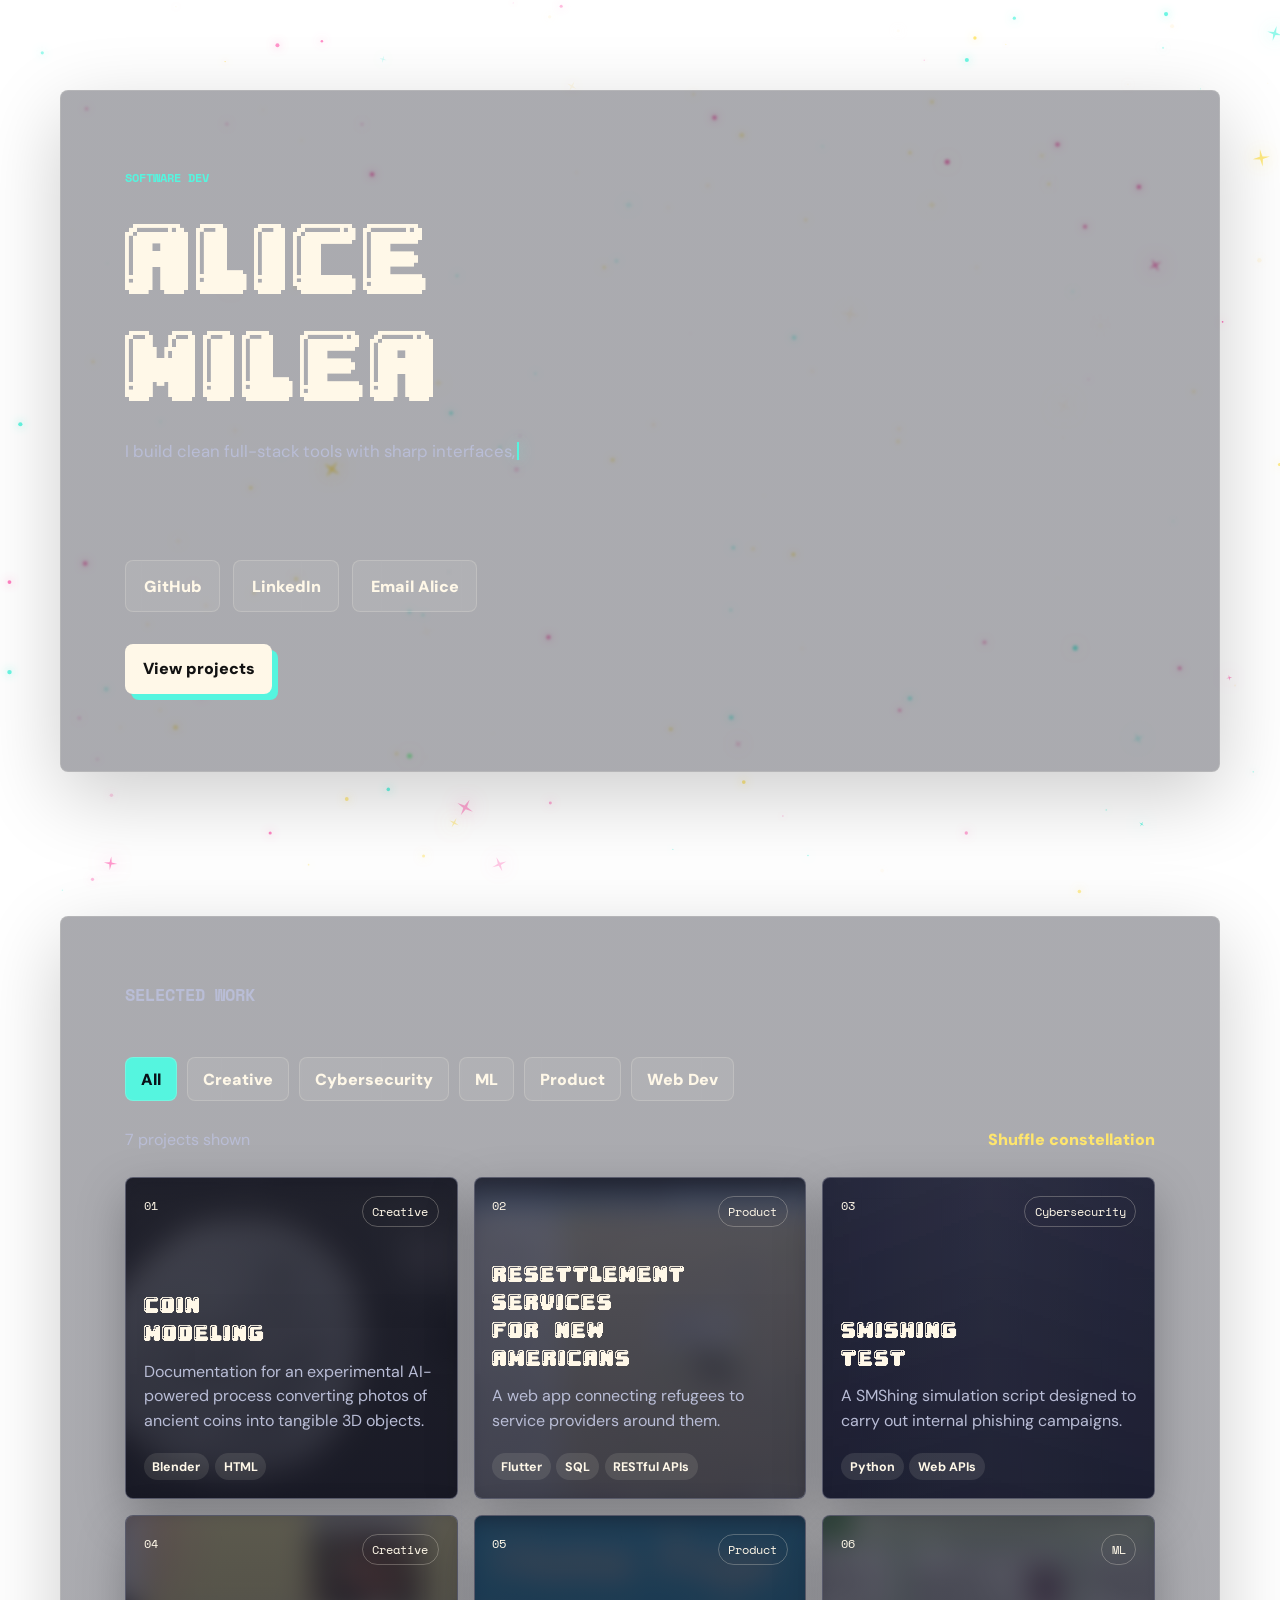
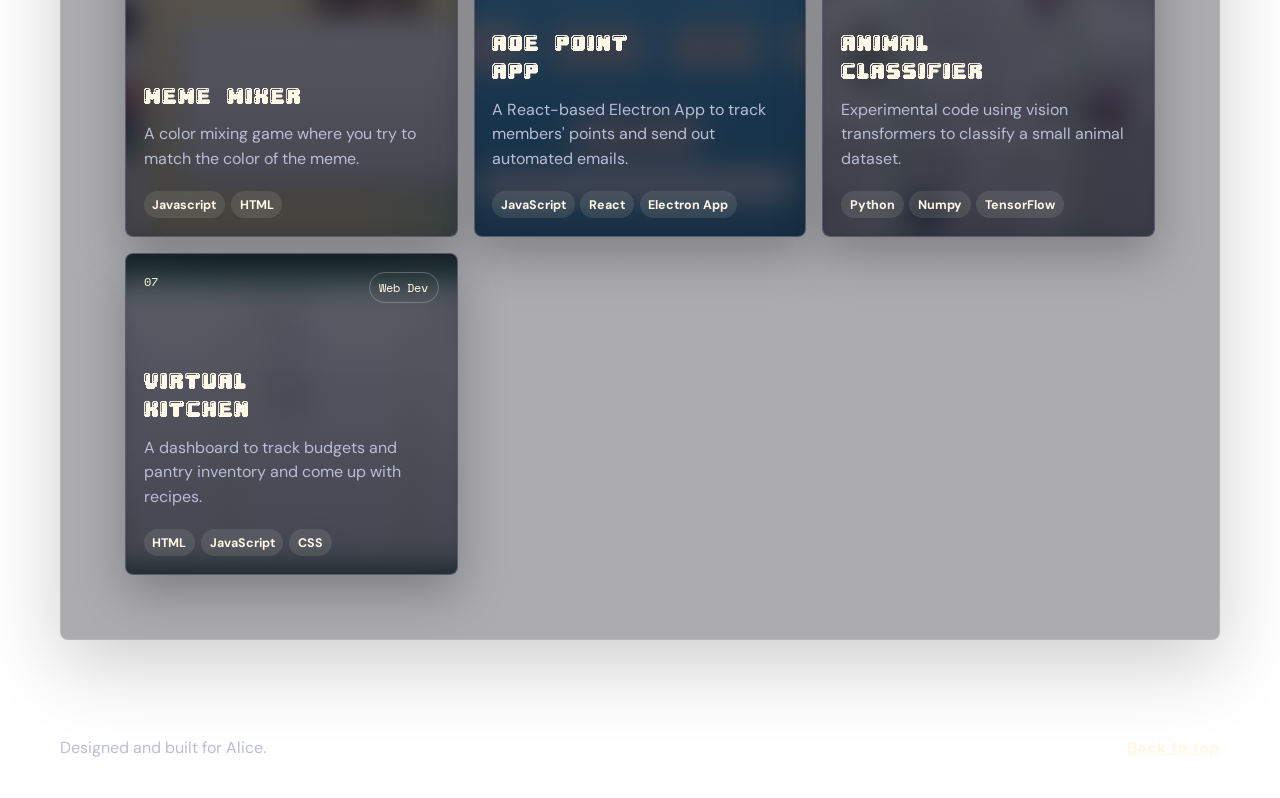
<file: index.html>
<!doctype html>
<html lang="en">
  <head>
    <meta charset="utf-8" />
    <meta name="viewport" content="width=device-width, initial-scale=1" />
    <meta
      name="description"
      content="Alice, software engineer portfolio with selected projects and interactive starfield."
    />
    <title>Alice | Software Engineer</title>
    <link rel="preconnect" href="https://fonts.googleapis.com" />
    <link rel="preconnect" href="https://fonts.gstatic.com" crossorigin />
    <link
      href="https://fonts.googleapis.com/css2?family=DM+Sans:wght@500;700;900&family=Space+Mono:wght@400;700&display=swap"
      rel="stylesheet"
    />
    <link rel="stylesheet" href="styles.css" />
  </head>
  <body>
    <a class="skip-link" href="#main">Skip to content</a>
    <canvas class="sky" id="sky" aria-hidden="true"></canvas>
    <div class="star-bursts" aria-hidden="true"></div>

    <!-- <header class="site-header">
      <a class="brand" href="#top" aria-label="Alice home">
        <span class="brand-mark">A</span>
        <span>Alice</span>
      </a>
      <nav class="nav" aria-label="Primary navigation">
        <a href="#projects">Projects</a>
        <a href="#process">Process</a>
        <a href="#contact">Contact</a>
      </nav>
    </header> -->

    <main id="main">
      <section class="hero section-shell" id="top" aria-labelledby="hero-title">
        <div class="hero-copy reveal">
          <p class="eyebrow">Software Dev</p>
          <h1 id="hero-title">Alice Milea</h1>
          <p
            class="hero-text typing-line"
            aria-label="I build clean full-stack tools with sharp interfaces, reliable data flows, and the persistence to turn fuzzy problems into working software."
          >
            <span
              class="typing-text"
              data-typing-text="I build clean full-stack tools with sharp interfaces, reliable data flows, and the persistence to turn fuzzy problems into working software."
              aria-hidden="true"
              >I build clean full-stack tools with sharp interfaces, reliable
              data flows, and the persistence to turn fuzzy problems into
              working software.</span
            >
          </p>
          <div class="hero-actions" aria-label="Portfolio actions">
            <a class="button ghost" href="https://github.com/alicmc">GitHub</a>
            <a
              class="button ghost"
              href="https://www.linkedin.com/in/alice-mileac/"
              >LinkedIn</a
            >
            <a class="button ghost" href="mailto:alicemilea04@gmail.com"
              >Email Alice</a
            >
          </div>
          <div class="hero-actions" aria-label="Portfolio actions">
            <a class="button primary" href="#projects">View projects</a>
          </div>
        </div>

        <!-- <aside class="orbit-panel reveal" aria-label="Portfolio highlights">
          <div class="orbit-ring">
            <span class="planet core"></span>
            <span class="planet p1"></span>
            <span class="planet p2"></span>
            <span class="planet p3"></span>
          </div>
          <dl class="stats-grid">
            <div>
              <dt>Focus</dt>
              <dd>Full-stack product engineering</dd>
            </div>
            <div>
              <dt>Mode</dt>
              <dd>Prototype to production</dd>
            </div>
            <div>
              <dt>Stack</dt>
              <dd>TypeScript, React, APIs, data</dd>
            </div>
          </dl>
        </aside> -->
      </section>

      <!-- <section class="marquee" aria-label="Core strengths">
        <div class="marquee-track">
          <span>frontend systems</span>
          <span>backend APIs</span>
          <span>design detail</span>
          <span>automation</span>
          <span>performance</span>
          <span>product thinking</span>
          <span>frontend systems</span>
          <span>backend APIs</span>
          <span>design detail</span>
          <span>automation</span>
        </div>
      </section> -->

      <section
        class="projects section-shell"
        id="projects"
        aria-labelledby="projects-title"
      >
        <div class="section-heading reveal">
          <p class="eyebrow">Selected work</p>
          <!-- <h2 id="projects-title">A constellation of useful things.</h2> -->
          <!-- <p>
            Product surfaces, data tools, creative systems, and the connective
            backend work that makes them feel effortless.
          </p> -->
        </div>

        <div class="project-toolbar reveal" aria-label="Project filters"></div>

        <div class="project-meta reveal">
          <p><span id="project-count">0</span> projects shown</p>
          <button class="text-button" type="button" id="shuffle-projects">
            Shuffle constellation
          </button>
        </div>

        <div class="project-grid" id="project-grid" aria-live="polite"></div>
      </section>

      <!-- <section
        class="process section-shell"
        id="process"
        aria-labelledby="process-title"
      >
        <div class="section-heading reveal">
          <p class="eyebrow">How I work</p>
          <h2 id="process-title">Fast loops, careful edges.</h2>
        </div>
        <div class="process-rail">
          <article class="process-step reveal">
            <span>01</span>
            <h3>Find the real constraint</h3>
            <p>
              Clarify users, data, risks, and what needs to be true before code
              gets expensive.
            </p>
          </article>
          <article class="process-step reveal">
            <span>02</span>
            <h3>Build the narrowest strong version</h3>
            <p>
              Ship the first useful slice with production habits: accessibility,
              tests, and observability.
            </p>
          </article>
          <article class="process-step reveal">
            <span>03</span>
            <h3>Polish where it compounds</h3>
            <p>
              Make the repeated paths fast, legible, and satisfying so the
              product keeps earning trust.
            </p>
          </article>
        </div>
      </section> -->
      <!-- 
      <section
        class="contact section-shell"
        id="contact"
        aria-labelledby="contact-title"
      >
        <div class="contact-card reveal">
          <p class="eyebrow">Open channel</p>
          <h2 id="contact-title">
            Bring the weird problem. I will bring the build plan.
          </h2>
          <a class="button primary" href="mailto:alice@example.com"
            >alice@example.com</a
          >
        </div>
      </section> -->
    </main>

    <footer class="site-footer">
      <p>Designed and built for Alice.</p>
      <a href="#top">Back to top</a>
    </footer>

    <script src="script.js"></script>
  </body>
</html>
</file>
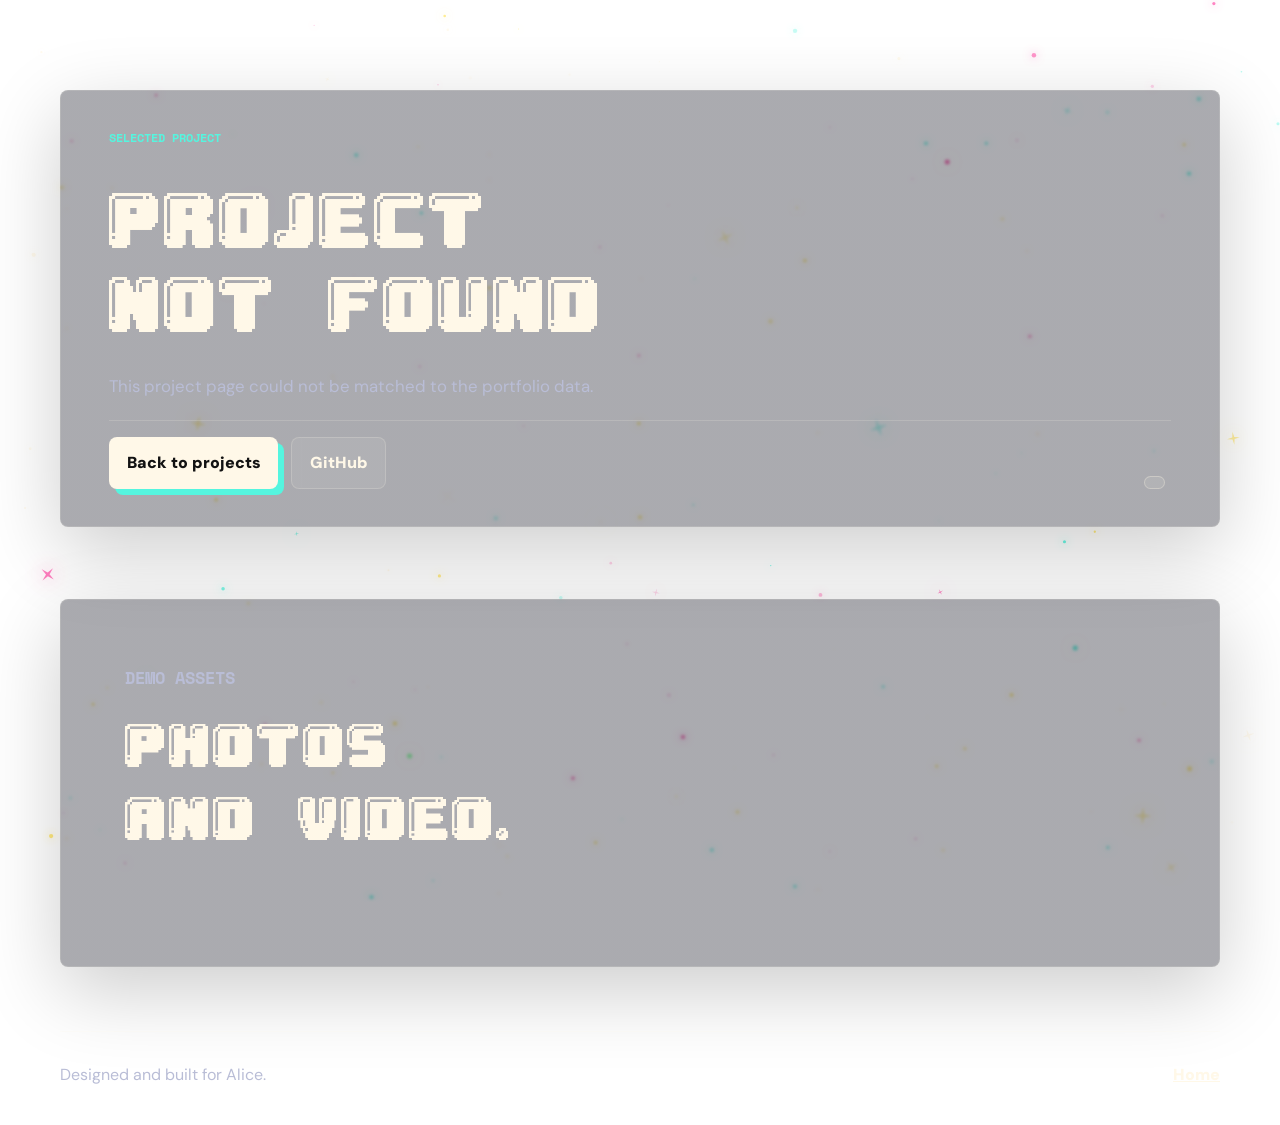
<file: project.html>
<!doctype html>
<html lang="en">
  <head>
    <meta charset="utf-8" />
    <meta name="viewport" content="width=device-width, initial-scale=1" />
    <meta
      name="description"
      content="Selected project detail from Alice's software engineering portfolio."
    />
    <title>Project | Alice</title>
    <link rel="preconnect" href="https://fonts.googleapis.com" />
    <link rel="preconnect" href="https://fonts.gstatic.com" crossorigin />
    <link
      href="https://fonts.googleapis.com/css2?family=DM+Sans:wght@500;700;900&family=Space+Mono:wght@400;700&display=swap"
      rel="stylesheet"
    />
    <link rel="stylesheet" href="styles.css" />
  </head>
  <body>
    <a class="skip-link" href="#main">Skip to content</a>
    <canvas class="sky" id="sky" aria-hidden="true"></canvas>
    <div class="star-bursts" aria-hidden="true"></div>

    <main id="main">
      <section
        class="project-detail section-shell reveal"
        id="project-detail"
        aria-labelledby="project-title"
      >
        <div class="project-detail-copy">
          <p class="eyebrow">Selected project</p>
          <h1 id="project-title">Project</h1>
          <p class="hero-text" id="project-description"></p>
        </div>

        <div class="project-detail-meta" aria-label="Project details">
          <div class="project-detail-actions">
            <a class="button primary" href="index.html#projects"
              >Back to projects</a
            >
            <a class="button ghost" id="project-github" href="#">GitHub</a>
          </div>
          <div class="project-tags">
            <span class="project-tag" id="project-tag"></span>
            <div
              class="project-stack"
              id="project-stack"
              aria-label="Technologies"
            ></div>
          </div>
        </div>
      </section>

      <section
        class="project-media section-shell reveal"
        aria-labelledby="project-media-title"
      >
        <div class="section-heading">
          <div>
            <p class="eyebrow">Demo assets</p>
            <h2 id="project-media-title">Photos and video.</h2>
          </div>
        </div>
        <div class="project-media-grid" id="project-media-grid"></div>
      </section>
    </main>

    <footer class="site-footer">
      <p>Designed and built for Alice.</p>
      <a href="index.html#top">Home</a>
    </footer>

    <script src="script.js"></script>
  </body>
</html>
</file>
<file: styles.css>
:root {
  --bg: #070816;
  --bg-2: #10143a;
  --fg: #fff8e8;
  --muted: #b9bdd6;
  --cyan: #55f5df;
  --pink: #ff67b4;
  --yellow: #ffe66d;
  --green: #89ff9d;
  --card: rgba(14, 18, 49, 0.74);
  --card-strong: rgba(255, 248, 232, 0.1);
  --line: rgba(255, 248, 232, 0.18);
  --shadow: 0 24px 80px rgba(0, 0, 0, 0.42);
  --radius: 8px;
  --ease: cubic-bezier(0.2, 0.8, 0.2, 1);
}

@font-face {
  font-family: "Gumball";
  src:
    local("Gumball"),
    url("assets/fonts/Gumball.ttf") format("truetype");
  font-display: swap;
}

* {
  box-sizing: border-box;
}

html {
  scroll-behavior: smooth;
}

body {
  position: relative;
  min-height: 100vh;
  margin: 0;
  color: var(--fg);
  /* background:
    radial-gradient(circle at 12% 16%, rgba(255, 103, 180, 0.2), transparent 28rem),
    radial-gradient(circle at 82% 4%, rgba(85, 245, 223, 0.18), transparent 24rem),
    linear-gradient(145deg, var(--bg), #0e1130 52%, #120c27); */
  background: url("https://images.unsplash.com/photo-1520034475321-cbe63696469a?fm=jpg&q=60&w=3000&auto=format&fit=crop&ixlib=rb-4.1.0&ixid=M3wxMjA3fDB8MHxzZWFyY2h8Mnx8c3RhciUyMGJhY2tncm91bmR8ZW58MHx8MHx8fDA%3D")
    center / cover fixed no-repeat;
  font-family:
    "DM Sans",
    system-ui,
    -apple-system,
    BlinkMacSystemFont,
    "Segoe UI",
    sans-serif;
  overflow-x: hidden;
}

body.media-lightbox-open {
  overflow: hidden;
}

body::before {
  display: none;
  position: fixed;
  top: 1rem;
  bottom: 1.5rem;
  left: 50%;
  width: min(1220px, calc(100% - 28px));
  transform: translateX(-50%);
  z-index: 0;
  pointer-events: none;
  content: "";
  border: 1px solid rgba(255, 248, 232, 0.12);
  border-radius: 8px;
  background:
    linear-gradient(rgba(7, 8, 22, 0.38), rgba(7, 8, 22, 0.38)),
    repeating-linear-gradient(
      90deg,
      rgba(255, 255, 255, 0.018) 0 1px,
      transparent 1px 80px
    ),
    repeating-linear-gradient(
      0deg,
      rgba(255, 255, 255, 0.012) 0 1px,
      transparent 1px 80px
    );
  backdrop-filter: blur(1.5px) saturate(0.86);
  box-shadow: 0 24px 80px rgba(0, 0, 0, 0.22);
  /* mask-image: radial-gradient(circle at center, black, transparent 78%); */
}

main,
.site-footer {
  position: relative;
  z-index: 1;
}

main {
  display: grid;
  gap: clamp(3rem, 8vh, 5rem);
  padding: clamp(4rem, 10vh, 7rem) 0 clamp(2rem, 5vw, 4rem);
}

main > .section-shell {
  border: 1px solid rgba(255, 248, 232, 0.12);
  border-radius: 8px;
  background:
    linear-gradient(rgba(7, 8, 22, 0.34), rgba(7, 8, 22, 0.34)),
    repeating-linear-gradient(
      90deg,
      rgba(255, 255, 255, 0.014) 0 1px,
      transparent 1px 80px
    ),
    repeating-linear-gradient(
      0deg,
      rgba(255, 255, 255, 0.01) 0 1px,
      transparent 1px 80px
    );
  backdrop-filter: blur(1.5px) saturate(0.9);
  box-shadow: 0 24px 80px rgba(0, 0, 0, 0.2);
}

a {
  color: inherit;
}

code {
  color: var(--yellow);
  font-family: "Space Mono", monospace;
  font-size: 0.92em;
}

.skip-link {
  position: fixed;
  left: 1rem;
  top: 1rem;
  z-index: 20;
  transform: translateY(-140%);
  border: 2px solid var(--fg);
  background: var(--bg);
  padding: 0.75rem 1rem;
  transition: transform 180ms var(--ease);
}

.skip-link:focus {
  transform: translateY(0);
}

.sky {
  position: fixed;
  inset: 0;
  z-index: -2;
  width: 100%;
  height: 100%;
}

.star-bursts {
  position: fixed;
  inset: 0;
  z-index: -1;
  pointer-events: none;
  background:
    radial-gradient(circle at 18% 32%, var(--yellow) 0 2px, transparent 3px),
    radial-gradient(circle at 74% 18%, var(--pink) 0 2px, transparent 3px),
    radial-gradient(circle at 84% 72%, var(--cyan) 0 2px, transparent 3px),
    radial-gradient(circle at 32% 84%, var(--green) 0 2px, transparent 3px);
  filter: drop-shadow(0 0 12px rgba(255, 230, 109, 0.5));
  opacity: 0.9;
  animation: twinkle 4s ease-in-out infinite alternate;
}

.site-header,
.section-shell,
.site-footer {
  width: min(1160px, calc(100% - 40px));
  margin-inline: auto;
}

.site-header {
  position: sticky;
  top: 0;
  z-index: 10;
  display: flex;
  align-items: center;
  justify-content: space-between;
  gap: 1rem;
  padding: 1rem 0;
  backdrop-filter: blur(14px);
}

.brand,
.nav,
.hero-actions,
.project-toolbar,
.project-meta,
.site-footer {
  display: flex;
  align-items: center;
}

.brand {
  gap: 0.65rem;
  font-family: "Gumball", "DM Sans", system-ui, sans-serif;
  text-decoration: none;
  font-weight: 900;
}

.brand-mark {
  display: grid;
  width: 2.35rem;
  height: 2.35rem;
  place-items: center;
  border: 2px solid var(--fg);
  border-radius: 50%;
  background: var(--yellow);
  color: #121212;
  box-shadow: 5px 5px 0 var(--pink);
}

.nav {
  gap: 0.4rem;
  border: 1px solid var(--line);
  border-radius: 999px;
  background: rgba(7, 8, 22, 0.62);
  padding: 0.35rem;
}

.nav a {
  min-height: 2.25rem;
  border-radius: 999px;
  padding: 0.55rem 0.9rem;
  color: var(--muted);
  font-size: 0.9rem;
  text-decoration: none;
  transition:
    color 180ms var(--ease),
    background 180ms var(--ease);
}

.nav a:hover,
.nav a:focus-visible {
  background: rgba(255, 248, 232, 0.1);
  color: var(--fg);
  outline: none;
}

.hero {
  display: grid;
  grid-template-columns: minmax(0, 1.1fr) minmax(300px, 0.7fr);
  gap: clamp(2rem, 5vw, 5rem);
  align-items: center;
  min-height: clamp(34rem, 66vh, 44rem);
  padding: clamp(3rem, 6vw, 5rem) clamp(1.4rem, 5vw, 4rem);
}

.projects {
  margin-top: clamp(2rem, 8vh, 5rem);
}

.eyebrow {
  margin: 0 0 1rem;
  color: var(--cyan);
  font-family: "Space Mono", monospace;
  font-size: 0.78rem;
  font-weight: 700;
  letter-spacing: 0;
  text-transform: uppercase;
}

h1,
h2,
h3,
p {
  margin-top: 0;
}

h1,
h2,
.project-card h3,
.process-step h3,
.contact-card h2 {
  font-family: "Gumball", "DM Sans", system-ui, sans-serif;
  font-weight: 400;
}

h1 {
  max-width: 11ch;
  margin-bottom: 1.25rem;
  font-size: 7.8rem;
  line-height: 0.86;
  letter-spacing: 0;
  text-wrap: balance;
}

h2 {
  max-width: 12ch;
  margin-bottom: 1rem;
  font-size: 4.8rem;
  line-height: 0.95;
  letter-spacing: 0;
  text-wrap: balance;
}

h3 {
  font-size: 1.15rem;
}

.hero-text,
.section-heading p,
.process-step p {
  max-width: 64ch;
  color: var(--muted);
  font-size: 1.05rem;
  line-height: 1.7;
}

.typing-line {
  min-height: 5.4em;
}

.typing-text::after {
  display: inline-block;
  width: 0.12em;
  height: 1.1em;
  margin-left: 0.12em;
  transform: translateY(0.18em);
  background: var(--cyan);
  box-shadow: 0 0 14px rgba(85, 245, 223, 0.6);
  content: "";
  animation: cursor-blink 820ms steps(2, end) infinite;
}

.typing-text.typing-complete::after {
  opacity: 0.7;
}

.hero-actions {
  flex-wrap: wrap;
  gap: 0.8rem;
  margin-top: 2rem;
}

.button,
.filter,
.text-button {
  min-height: 44px;
  border: 0;
  border-radius: var(--radius);
  font: inherit;
  font-weight: 900;
  text-decoration: none;
  cursor: pointer;
}

.button {
  display: inline-flex;
  align-items: center;
  justify-content: center;
  padding: 0.9rem 1.1rem;
  transition:
    transform 220ms var(--ease),
    box-shadow 220ms var(--ease),
    background 220ms var(--ease);
}

.button[hidden] {
  display: none;
}

.button:hover,
.project-card:hover {
  transform: translateY(-5px);
}

.button:focus-visible,
.filter:focus-visible,
.text-button:focus-visible,
.project-card:focus-within {
  outline: 3px solid var(--yellow);
  outline-offset: 4px;
}

.primary {
  background: var(--fg);
  color: #121212;
  box-shadow: 6px 6px 0 var(--cyan);
}

.ghost {
  border: 1px solid var(--line);
  background: rgba(255, 248, 232, 0.08);
  color: var(--fg);
}

.orbit-panel {
  position: relative;
  overflow: hidden;
  border: 1px solid var(--line);
  border-radius: var(--radius);
  background: linear-gradient(
    150deg,
    rgba(255, 255, 255, 0.12),
    rgba(255, 255, 255, 0.04)
  );
  box-shadow: var(--shadow);
}

.contact-card {
  position: relative;
  overflow: hidden;
}

.orbit-panel {
  min-height: 520px;
  padding: 1.3rem;
}

.orbit-ring {
  position: relative;
  display: grid;
  min-height: 320px;
  place-items: center;
  border: 1px dashed rgba(255, 248, 232, 0.24);
  border-radius: 50%;
  animation: drift 11s ease-in-out infinite;
}

.orbit-ring::before,
.orbit-ring::after {
  position: absolute;
  inset: 12%;
  border: 1px solid rgba(85, 245, 223, 0.35);
  border-radius: 42% 58% 48% 52%;
  content: "";
  animation: spin 16s linear infinite;
}

.orbit-ring::after {
  inset: 24%;
  border-color: rgba(255, 103, 180, 0.4);
  animation-duration: 11s;
  animation-direction: reverse;
}

.planet {
  position: absolute;
  display: block;
  border: 2px solid rgba(7, 8, 22, 0.8);
  border-radius: 50%;
}

.core {
  width: 8.6rem;
  height: 8.6rem;
  background:
    radial-gradient(circle at 30% 30%, #fff, transparent 0.7rem),
    linear-gradient(135deg, var(--yellow), var(--pink));
  box-shadow: 0 0 44px rgba(255, 230, 109, 0.55);
}

.p1 {
  left: 14%;
  top: 18%;
  width: 2.7rem;
  height: 2.7rem;
  background: var(--cyan);
}

.p2 {
  right: 12%;
  top: 40%;
  width: 3.6rem;
  height: 3.6rem;
  background: var(--green);
}

.p3 {
  bottom: 12%;
  left: 42%;
  width: 2.2rem;
  height: 2.2rem;
  background: var(--pink);
}

.stats-grid {
  display: grid;
  gap: 0.75rem;
  margin: 1.2rem 0 0;
}

.stats-grid div {
  border: 1px solid var(--line);
  border-radius: var(--radius);
  background: rgba(7, 8, 22, 0.42);
  padding: 0.9rem;
}

.stats-grid dt {
  color: var(--cyan);
  font-family: "Space Mono", monospace;
  font-size: 0.74rem;
  text-transform: uppercase;
}

.stats-grid dd {
  margin: 0.28rem 0 0;
  font-weight: 900;
}

.marquee {
  overflow: hidden;
  border-block: 1px solid var(--line);
  background: rgba(255, 248, 232, 0.06);
}

.marquee-track {
  display: flex;
  width: max-content;
  gap: 2rem;
  padding: 1rem 0;
  color: var(--yellow);
  font-family: "Space Mono", monospace;
  font-weight: 700;
  text-transform: uppercase;
  animation: marquee 24s linear infinite;
}

.marquee-track span {
  white-space: nowrap;
}

.projects,
.process,
.contact {
  padding: clamp(2rem, 5vw, 4rem) clamp(1.4rem, 5vw, 4rem);
}

.project-detail {
  display: grid;
  gap: 1.2rem;
  min-height: 0;
  padding: clamp(1.4rem, 4vw, 2.3rem) clamp(1.4rem, 5vw, 3rem);
}

.project-detail-copy {
  display: grid;
  grid-template-columns: 1fr;
  gap: 0.95rem;
  align-items: start;
  justify-items: start;
}

.project-detail h1 {
  max-width: 13ch;
  margin-bottom: 0.7rem;
  font-size: clamp(3rem, 8vw, 6.1rem);
  text-align: left;
}

.project-detail .hero-text {
  max-width: 58ch;
  margin-bottom: 0;
}

.project-detail-actions {
  display: flex;
  flex-wrap: wrap;
  gap: 0.8rem;
  justify-content: flex-start;
  margin-top: 0;
}

.project-detail-meta {
  display: flex;
  flex-wrap: wrap;
  align-items: flex-end;
  justify-content: space-between;
  gap: 1.25rem;
  border-top: 1px solid rgba(255, 248, 232, 0.16);
  padding-top: 1rem;
}

.project-tags {
  display: flex;
  flex-wrap: wrap;
  align-items: center;
  justify-content: flex-end;
  gap: 0.35rem;
  margin-left: auto;
}

.project-detail-meta .project-tag {
  border-color: rgba(255, 248, 232, 0.32);
  background: rgba(255, 248, 232, 0.1);
}

.project-detail-meta .project-stack {
  flex: 0 1 auto;
  margin-top: 0;
}

.project-media {
  padding: clamp(2rem, 5vw, 4rem) clamp(1.4rem, 5vw, 4rem);
}

.project-media-grid {
  display: grid;
  grid-template-columns: minmax(0, 1.25fr) minmax(260px, 0.75fr);
  gap: 1rem;
}

.project-media-grid.single-media {
  grid-template-columns: 1fr;
}

.project-media-item {
  position: relative;
  overflow: hidden;
  min-height: 260px;
  margin: 0;
  border: 1px solid var(--line);
  border-radius: var(--radius);
  background: rgba(14, 18, 49, 0.74);
  box-shadow: 0 18px 48px rgba(0, 0, 0, 0.26);
}

.project-media-item:first-child {
  grid-row: span 2;
  min-height: 540px;
}

.project-media-grid.single-media .project-media-item {
  min-height: 0;
}

.project-media-grid.single-media .project-media-item:first-child {
  grid-row: auto;
}

.project-media-item::before {
  position: absolute;
  top: 0.9rem;
  left: 0.9rem;
  z-index: 2;
  color: rgba(255, 248, 232, 0.74);
  content: var(--media-index);
  font-family: "Space Mono", monospace;
  font-size: 0.76rem;
  font-weight: 700;
}

.project-media-item img,
.project-media-item video,
.project-media-placeholder {
  display: block;
  width: 100%;
  height: 100%;
  min-height: inherit;
  object-fit: cover;
}

.project-media-open {
  display: block;
  width: 100%;
  height: 100%;
  min-height: inherit;
  border: 0;
  background: transparent;
  color: inherit;
  cursor: zoom-in;
  font: inherit;
  padding: 0;
}

.project-media-open img,
.project-media-open video {
  transition:
    filter 220ms var(--ease),
    transform 320ms var(--ease);
}

.project-media-open:hover img,
.project-media-open:focus-visible img,
.project-media-open:hover video,
.project-media-open:focus-visible video {
  filter: brightness(1.08) saturate(1.04);
  transform: scale(1.025);
}

.project-media-open:focus-visible {
  outline: 3px solid var(--yellow);
  outline-offset: -6px;
}

.project-media-grid.single-media .project-media-item img {
  height: auto;
  min-height: 0;
  object-fit: contain;
}

.project-media-placeholder {
  display: grid;
  align-content: end;
  gap: 0.35rem;
  background:
    linear-gradient(135deg, rgba(85, 245, 223, 0.18), transparent 34%),
    repeating-linear-gradient(
      -35deg,
      rgba(255, 248, 232, 0.09) 0 1px,
      transparent 1px 16px
    ),
    rgba(7, 8, 22, 0.82);
  padding: 1.1rem;
}

.project-media-placeholder.video::after {
  position: absolute;
  top: 50%;
  left: 50%;
  width: 0;
  height: 0;
  transform: translate(-50%, -50%);
  border-top: 1.3rem solid transparent;
  border-bottom: 1.3rem solid transparent;
  border-left: 2rem solid var(--fg);
  filter: drop-shadow(0 0 18px rgba(255, 248, 232, 0.6));
  content: "";
}

.project-media-placeholder span,
.project-media-placeholder strong {
  position: relative;
  z-index: 1;
}

.project-media-placeholder span {
  color: var(--cyan);
  font-family: "Space Mono", monospace;
  font-size: 0.78rem;
  font-weight: 700;
  text-transform: uppercase;
}

.project-media-placeholder strong {
  max-width: 12ch;
  font-family: "Gumball", "DM Sans", system-ui, sans-serif;
  font-size: clamp(2.2rem, 5vw, 4rem);
  font-weight: 400;
  line-height: 0.95;
}

.project-media-item figcaption {
  position: absolute;
  right: 0;
  bottom: 0;
  left: 0;
  padding: 1.2rem 1.1rem 1rem;
  background: linear-gradient(transparent, rgba(7, 8, 22, 0.86));
  color: var(--fg);
  font-weight: 900;
}

.media-lightbox {
  position: fixed;
  inset: 0;
  z-index: 30;
  display: grid;
  place-items: center;
  padding: clamp(1rem, 3vw, 2rem);
}

.media-lightbox[hidden] {
  display: none;
}

.media-lightbox-backdrop {
  position: absolute;
  inset: 0;
  background: rgba(7, 8, 22, 0.88);
  backdrop-filter: blur(10px);
}

.media-lightbox-dialog {
  position: relative;
  z-index: 1;
  display: grid;
  width: min(1120px, 100%);
  max-height: min(760px, calc(100vh - 2rem));
  margin: 0;
  border: 1px solid rgba(255, 248, 232, 0.18);
  border-radius: var(--radius);
  background: rgba(7, 8, 22, 0.92);
  box-shadow: 0 30px 90px rgba(0, 0, 0, 0.54);
  overflow: hidden;
}

.media-lightbox-frame {
  display: grid;
  min-height: min(64vh, 620px);
  place-items: center;
  background: #050611;
}

.media-lightbox-frame img,
.media-lightbox-frame video {
  display: block;
  width: 100%;
  max-height: min(72vh, 680px);
  object-fit: contain;
}

.media-lightbox-frame video {
  height: auto;
}

.media-lightbox-caption {
  border-top: 1px solid rgba(255, 248, 232, 0.12);
  padding: 0.85rem 1rem;
  color: var(--fg);
  font-weight: 900;
}

.media-lightbox-close {
  position: absolute;
  top: 0.7rem;
  right: 0.7rem;
  z-index: 2;
  display: grid;
  width: 2.75rem;
  height: 2.75rem;
  place-items: center;
  border: 1px solid rgba(255, 248, 232, 0.24);
  border-radius: 50%;
  background: rgba(7, 8, 22, 0.78);
  color: var(--fg);
  cursor: pointer;
  font: inherit;
  font-size: 1.45rem;
  font-weight: 900;
}

.media-lightbox-close:focus-visible {
  outline: 3px solid var(--yellow);
  outline-offset: 3px;
}

.section-heading {
  display: grid;
  grid-template-columns: minmax(0, 0.75fr) minmax(280px, 0.55fr);
  gap: 2rem;
  align-items: end;
  margin-bottom: 2rem;
}

.project-toolbar {
  flex-wrap: wrap;
  gap: 0.6rem;
  margin-bottom: 1rem;
}

.filter,
.text-button {
  color: var(--fg);
  transition:
    transform 180ms var(--ease),
    background 180ms var(--ease),
    color 180ms var(--ease);
}

.filter {
  border: 1px solid var(--line);
  background: rgba(255, 248, 232, 0.08);
  padding: 0.65rem 0.95rem;
}

.filter:hover,
.filter.active {
  background: var(--cyan);
  color: #091018;
}

.project-meta {
  justify-content: space-between;
  gap: 1rem;
  margin-bottom: 1rem;
  color: var(--muted);
}

.project-meta p {
  margin: 0;
}

.text-button {
  background: transparent;
  color: var(--yellow);
  padding: 0;
}

.project-grid {
  display: grid;
  grid-template-columns: repeat(auto-fit, minmax(min(100%, 280px), 1fr));
  gap: 1rem;
}

.project-card {
  position: relative;
  overflow: hidden;
  min-height: 320px;
  border: 1px solid var(--line);
  border-radius: var(--radius);
  background: var(--card);
  box-shadow: 0 18px 48px rgba(0, 0, 0, 0.26);
  transition:
    transform 220ms var(--ease),
    border-color 220ms var(--ease),
    box-shadow 220ms var(--ease);
}

.project-card::before {
  position: absolute;
  inset: -1px;
  z-index: 1;
  background:
    linear-gradient(rgba(7, 8, 22, 0.44), rgba(7, 8, 22, 0.66)),
    linear-gradient(90deg, transparent, rgba(255, 255, 255, 0.08), transparent);
  content: "";
  opacity: 0.8;
  pointer-events: none;
  transition: opacity 240ms var(--ease);
}

.project-card::after {
  position: absolute;
  inset: -0.5rem;
  z-index: 0;
  background-image: var(--project-image);
  background-position: center;
  background-size: cover;
  content: "";
  filter: blur(14px) saturate(0.95) contrast(0.92);
  opacity: 0;
  pointer-events: none;
  transform: translate(
      var(--image-shift-x, 0),
      var(--image-shift-y, 0)
    )
    scale(1.08);
  transition:
    filter 260ms var(--ease),
    opacity 260ms var(--ease),
    transform 420ms var(--ease);
}

.project-card.has-project-image::before {
  background: linear-gradient(rgba(7, 8, 22, 0.54), rgba(7, 8, 22, 0.68));
  opacity: 1;
}

.project-card.has-project-image::after {
  opacity: 0.74;
}

.project-card.has-project-image:hover::before,
.project-card.has-project-image:focus-within::before {
  opacity: 0.78;
}

.project-card.has-project-image:hover::after,
.project-card.has-project-image:focus-within::after {
  filter: blur(0) saturate(1.08) contrast(1.04);
  opacity: 0.9;
  transform: translate(
      var(--image-shift-x, 0),
      var(--image-shift-y, 0)
    )
    scale(1.04);
}

.project-card:hover {
  border-color: rgba(255, 248, 232, 0.38);
  box-shadow: 0 24px 70px rgba(0, 0, 0, 0.36);
}

.project-card a {
  position: relative;
  z-index: 2;
  display: flex;
  min-height: 320px;
  flex-direction: column;
  justify-content: space-between;
  padding: 1.1rem;
  text-decoration: none;
}

.project-top {
  display: flex;
  justify-content: space-between;
  gap: 1rem;
}

.project-index,
.project-tag {
  font-family: "Space Mono", monospace;
  font-size: 0.76rem;
}

.project-tag {
  border: 1px solid rgba(255, 248, 232, 0.26);
  border-radius: 999px;
  padding: 0.35rem 0.6rem;
  color: var(--fg);
}

.project-card h3 {
  max-width: 12ch;
  margin-bottom: 0.8rem;
  font-size: 1.75rem;
  line-height: 1;
}

.project-card p {
  color: var(--muted);
  line-height: 1.55;
}

.project-stack {
  display: flex;
  flex-wrap: wrap;
  gap: 0.35rem;
  margin-top: 1.2rem;
}

.project-stack span {
  border-radius: 999px;
  background: rgba(255, 248, 232, 0.1);
  padding: 0.35rem 0.55rem;
  color: var(--fg);
  font-size: 0.78rem;
  font-weight: 700;
}

.process-rail {
  display: grid;
  grid-template-columns: repeat(3, 1fr);
  gap: 1rem;
}

.process-step {
  border-top: 2px solid var(--line);
  padding-top: 1.2rem;
}

.process-step span {
  display: inline-grid;
  width: 2.4rem;
  height: 2.4rem;
  place-items: center;
  margin-bottom: 1rem;
  border-radius: 50%;
  background: var(--pink);
  color: #161020;
  font-family: "Space Mono", monospace;
  font-weight: 700;
}

.contact-card {
  padding: 0;
}

.contact-card h2 {
  max-width: 14ch;
}

.site-footer {
  justify-content: space-between;
  gap: 1rem;
  border-top: 1px solid var(--line);
  padding: 2rem 0 2.5rem;
  color: var(--muted);
}

.site-footer p {
  margin: 0;
}

.site-footer a {
  color: var(--fg);
  font-weight: 900;
}

.reveal {
  transform: translateY(22px);
  opacity: 0;
  transition:
    transform 700ms var(--ease),
    opacity 700ms var(--ease);
}

.reveal.visible {
  transform: translateY(0);
  opacity: 1;
}

@keyframes spin {
  to {
    transform: rotate(360deg);
  }
}

@keyframes drift {
  50% {
    transform: translateY(-12px) rotate(2deg);
  }
}

@keyframes twinkle {
  50% {
    opacity: 0.56;
    transform: scale(1.02);
  }
}

@keyframes marquee {
  to {
    transform: translateX(-50%);
  }
}

@keyframes cursor-blink {
  50% {
    opacity: 0;
  }
}

@media (max-width: 900px) {
  .hero,
  .project-detail,
  .project-detail-copy,
  .section-heading,
  .project-media-grid,
  .process-rail {
    grid-template-columns: 1fr;
  }

  .project-detail-actions {
    justify-content: flex-start;
  }

  .project-media-item:first-child {
    min-height: 360px;
  }

  .hero {
    min-height: clamp(30rem, 68vh, 40rem);
  }

  h1,
  h2 {
    max-width: 100%;
  }

  h1 {
    font-size: 5.2rem;
  }

  h2 {
    font-size: 3.4rem;
  }

  .orbit-panel {
    min-height: 440px;
  }
}

@media (max-width: 640px) {
  .site-header,
  .section-shell,
  .site-footer {
    width: min(100% - 28px, 1160px);
  }

  .site-header {
    align-items: flex-start;
    flex-direction: column;
  }

  .nav {
    width: 100%;
    justify-content: space-between;
  }

  .nav a {
    flex: 1;
    padding-inline: 0.45rem;
    text-align: center;
  }

  h1 {
    font-size: 3.4rem;
  }

  h2 {
    font-size: 2.45rem;
  }

  .project-meta,
  .site-footer {
    align-items: flex-start;
    flex-direction: column;
  }

  .orbit-ring {
    min-height: 270px;
  }

  .core {
    width: 6.7rem;
    height: 6.7rem;
  }
}

@media (prefers-reduced-motion: reduce) {
  *,
  *::before,
  *::after {
    scroll-behavior: auto !important;
    animation-duration: 0.01ms !important;
    animation-iteration-count: 1 !important;
    transition-duration: 0.01ms !important;
  }

  .typing-text::after {
    animation: none;
  }
}
</file>
